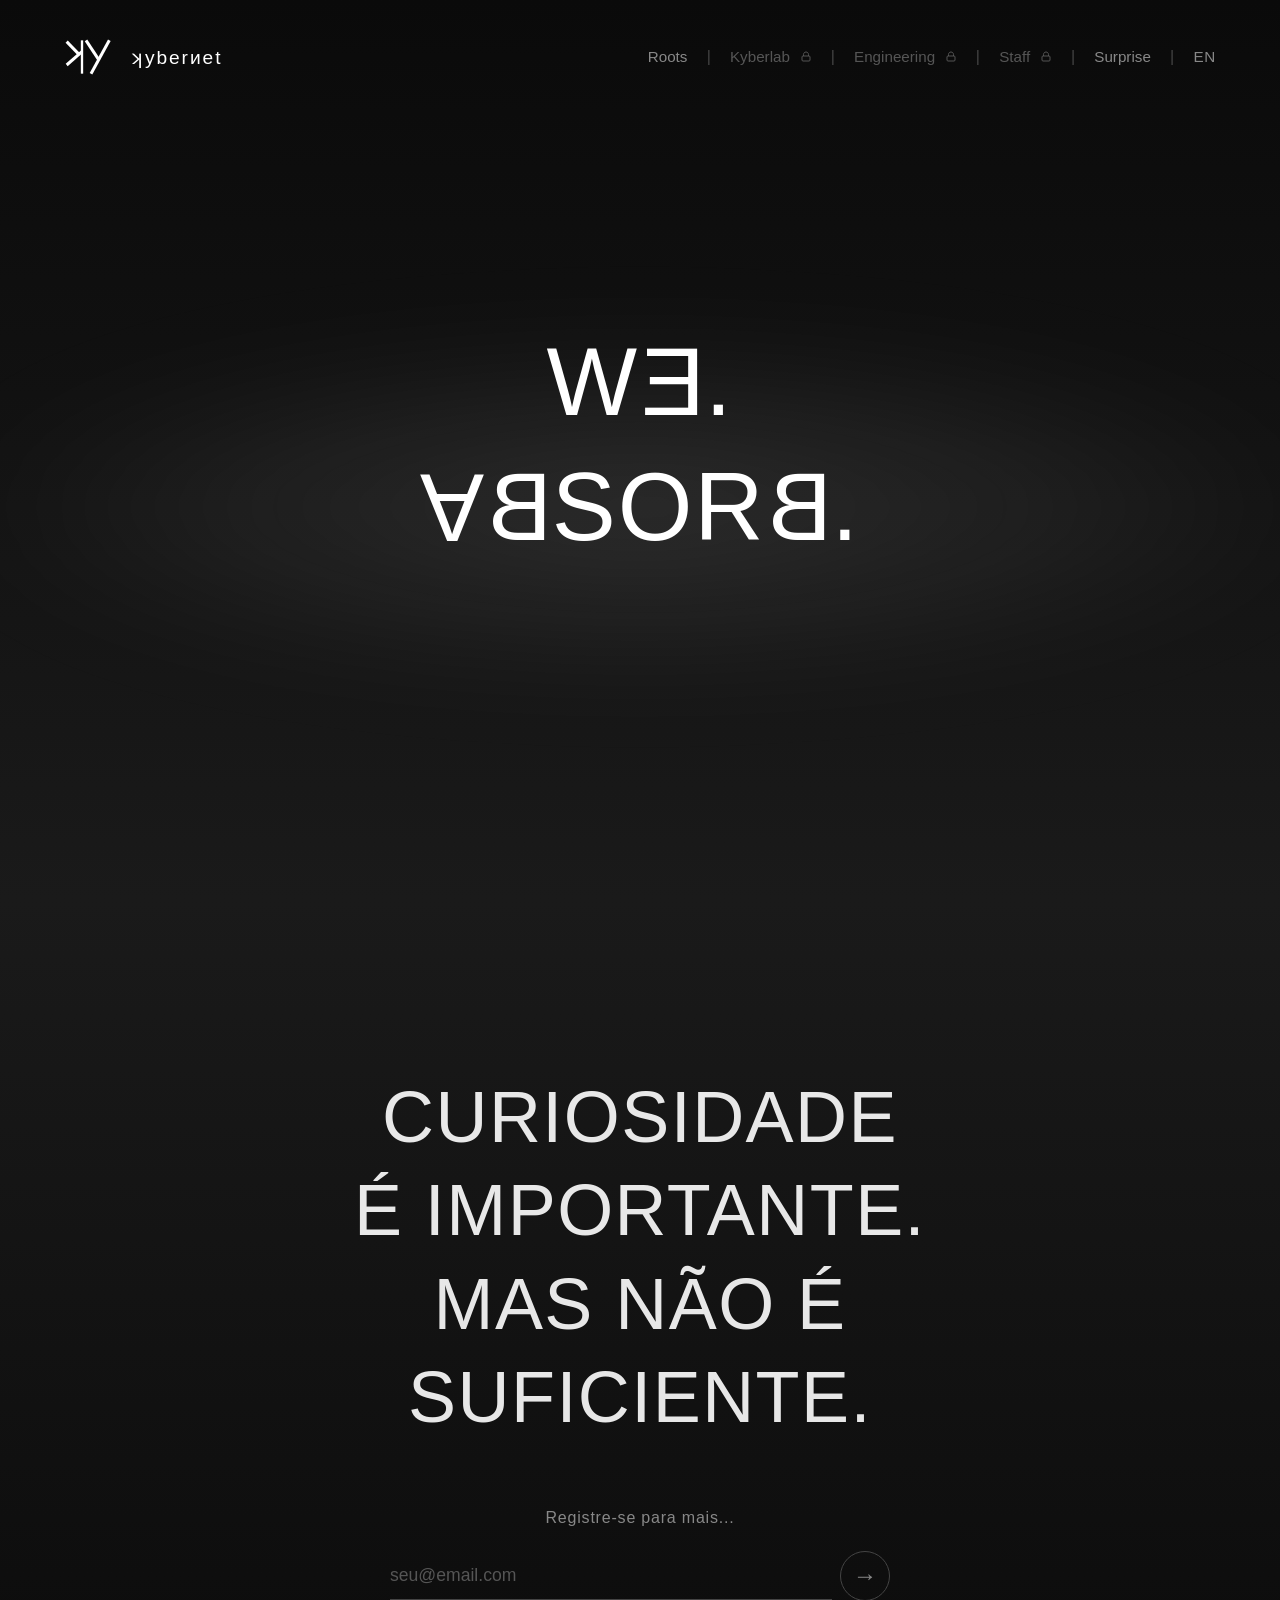
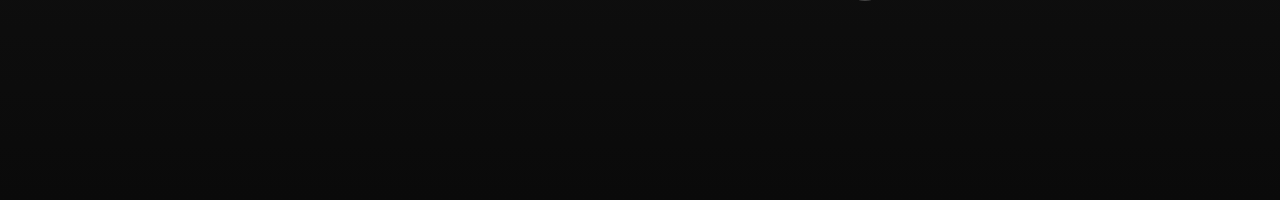
<file: index.html>
<!DOCTYPE html>
<html lang="en">
<head>
    <meta charset="UTF-8">
    <meta name="viewport" content="width=device-width, initial-scale=1.0">
    <title>ʞyberиet — Poetry in Simulation</title>
    <meta name="description" content="Poetry in Simulation">
    <meta property="og:title" content="ʞyberиet — Poetry in Simulation">
    <meta property="og:description" content="Poetry in Simulation">
    <meta property="og:url" content="https://kybernet.net">
    <meta property="og:type" content="website">
    <link rel="icon" type="image/svg+xml" href="assets/svg/favicon.svg">
    <link rel="stylesheet" href="assets/css/base.css">
    <link rel="stylesheet" href="assets/css/nav.css">
    <link rel="stylesheet" href="assets/css/hero.css">
    <link rel="stylesheet" href="assets/css/registration.css">
    <link rel="stylesheet" href="assets/css/overlays.css">
    <link rel="stylesheet" href="assets/css/components.css">
</head>
<body>
    <div class="hero-section">
        <!-- Navigation -->
        <nav>
            <div class="logo-container">
                <svg width="50" height="50" viewBox="0 0 150 150" xmlns="http://www.w3.org/2000/svg">
                    <!-- ʞ -->
                    <line x1="54" y1="25" x2="54" y2="125"
                          stroke="#ffffff" stroke-width="7" stroke-linecap="butt"/>
                    <line x1="54" y1="59" x2="8" y2="99"
                          stroke="#ffffff" stroke-width="9" stroke-linecap="butt"/>
                    <line x1="45" y1="67" x2="8" y2="29"
                          stroke="#ffffff" stroke-width="9" stroke-linecap="butt"/>
                    <!-- y -->
                    <line x1="66" y1="25" x2="104" y2="83"
                          stroke="#ffffff" stroke-width="9" stroke-linecap="butt"/>
                    <line x1="136" y1="25" x2="81" y2="125"
                          stroke="#ffffff" stroke-width="9" stroke-linecap="butt"/>
                </svg>
                <span class="logo-text">ʞyberиet</span>
            </div>
            <ul class="nav-links">
                <li><a href="#roots">Roots</a></li>
                <li class="separator">|</li>
                <li>
                    <a href="#kyberlab" class="locked" tabindex="-1">
                        Kyberlab
                        <svg class="lock-icon" width="12" height="12" viewBox="0 0 12 12" xmlns="http://www.w3.org/2000/svg">
                            <rect x="2" y="5" width="8" height="5" rx="1" fill="none" stroke="currentColor" stroke-width="1"/>
                            <path d="M 3.5 5 V 3.5 C 3.5 2.12 4.62 1 6 1 C 7.38 1 8.5 2.12 8.5 3.5 V 5" fill="none" stroke="currentColor" stroke-width="1"/>
                        </svg>
                    </a>
                </li>
                <li class="separator">|</li>
                <li>
                    <a href="#engineering" class="locked" tabindex="-1">
                        Engineering
                        <svg class="lock-icon" width="12" height="12" viewBox="0 0 12 12" xmlns="http://www.w3.org/2000/svg">
                            <rect x="2" y="5" width="8" height="5" rx="1" fill="none" stroke="currentColor" stroke-width="1"/>
                            <path d="M 3.5 5 V 3.5 C 3.5 2.12 4.62 1 6 1 C 7.38 1 8.5 2.12 8.5 3.5 V 5" fill="none" stroke="currentColor" stroke-width="1"/>
                        </svg>
                    </a>
                </li>
                <li class="separator">|</li>
                <li>
                    <a href="#staff" class="locked" tabindex="-1">
                        Staff
                        <svg class="lock-icon" width="12" height="12" viewBox="0 0 12 12" xmlns="http://www.w3.org/2000/svg">
                            <rect x="2" y="5" width="8" height="5" rx="1" fill="none" stroke="currentColor" stroke-width="1"/>
                            <path d="M 3.5 5 V 3.5 C 3.5 2.12 4.62 1 6 1 C 7.38 1 8.5 2.12 8.5 3.5 V 5" fill="none" stroke="currentColor" stroke-width="1"/>
                        </svg>
                    </a>
                </li>
                <li class="separator">|</li>
                <li><a style="cursor: pointer;" id="surpriseLink">Surprise</a></li>
                <li class="separator">|</li>
                <li><button id="langToggle" class="lang-toggle" data-i18n="lang-toggle">EN</button></li>
            </ul>
        </nav>

        <!-- Hero Content -->
        <div class="hero-content">
            <div class="hero-text-container">
                <div class="hero-text">
                    <div class="word" id="word-we">W<span class="flip-h">E</span>.</div>
                    <div class="word" id="word-absorb"><span class="flip-v">A</span><span class="flip-h">B</span>SOR<span class="flip-h">B</span>.</div>
                    <div class="word" id="word-complexity">COM<span class="flip-h">P</span>L<span class="flip-h">E</span>XITY.</div>
                </div>
            </div>
        </div>

        <!-- Scroll Indicator -->
        <div class="scroll-indicator">
            <svg class="scroll-arrow" width="20" height="60" viewBox="0 0 20 60" xmlns="http://www.w3.org/2000/svg">
                <line x1="10" y1="0" x2="10" y2="50" stroke="#999" stroke-width="1.5"/>
                <polyline points="5,45 10,52 15,45" fill="none" stroke="#999" stroke-width="1.5" stroke-linecap="round" stroke-linejoin="round"/>
            </svg>
            <div class="scroll-text" data-i18n="scroll-text">Scroll down</div>
        </div>

    </div>

    <!-- Second Section - Email Registration -->
    <div class="registration-section" id="register">
        <div class="registration-content">
            <div class="registration-text-container">
                <div class="registration-text">
                    <div class="reg-word" data-i18n="reg-line-1">CURIOSITY</div>
                    <div class="reg-word" data-i18n="reg-line-2">IS IMPORTANT.</div>
                    <div class="reg-word" data-i18n="reg-line-3">BUT IS NOT</div>
                    <div class="reg-word" data-i18n="reg-line-4">ENOUGH.</div>
                </div>
            </div>

            <div class="email-form-container">
                <p class="form-label" data-i18n="form-label">Register for more...</p>
                <form class="email-form">
                    <input
                        type="email"
                        placeholder="your@email.com"
                        data-i18n-placeholder="email-placeholder"
                        required
                        class="email-input"
                    />
                    <button type="submit" class="submit-btn">→</button>
                </form>
                <p class="email-taunt"></p>
            </div>
        </div>
    </div>

    <!-- Surprise Section (hidden by default) -->
    <div class="surprise-section" id="surpriseSection">
        <div class="surprise-content">
            <div class="surprise-image-container">
                <img src="Ducreux1.jpg" class="surprise-image" alt="Surprise"/>
            </div>

            <div class="surprise-text-container">
                <div class="surprise-text">
                    <div class="surprise-word" data-i18n="surprise-line-1">REALLY THOUGHT</div>
                    <div class="surprise-word" data-i18n="surprise-line-2">YOU'D GET A</div>
                    <div class="surprise-word" data-i18n="surprise-line-3">SURPRISE?</div>
                    <div class="surprise-word" data-i18n="surprise-line-4">YOU GOTTA EARN IT.</div>
                </div>
            </div>

            <div class="email-form-container">
                <p class="form-label" data-i18n="surprise-label">Register for more...</p>
                <form class="email-form surprise-form">
                    <input
                        type="email"
                        placeholder="your@email.com"
                        data-i18n-placeholder="email-placeholder"
                        required
                        class="email-input"
                    />
                    <button type="submit" class="submit-btn">→</button>
                </form>
                <p class="email-taunt"></p>
            </div>
        </div>

        <div class="back-link" id="backToHome">
            <svg class="back-arrow" width="60" height="20" viewBox="0 0 60 20" xmlns="http://www.w3.org/2000/svg">
                <line x1="10" y1="10" x2="58" y2="10" stroke="#999" stroke-width="1.5"/>
                <polyline points="15,5 8,10 15,15" fill="none" stroke="#999" stroke-width="1.5" stroke-linecap="round" stroke-linejoin="round"/>
            </svg>
            <span class="back-text" data-i18n="back-home">Back to home</span>
        </div>
    </div>

    <!-- Roots Section (hidden by default) -->
    <div class="roots-section" id="rootsSection">
        <canvas id="automataCanvas"></canvas>

        <div class="roots-back-link" id="backFromRoots">
            <svg class="back-arrow" width="60" height="20" viewBox="0 0 60 20" xmlns="http://www.w3.org/2000/svg">
                <line x1="10" y1="10" x2="58" y2="10" stroke="#999" stroke-width="1.5"/>
                <polyline points="15,5 8,10 15,15" fill="none" stroke="#999" stroke-width="1.5" stroke-linecap="round" stroke-linejoin="round"/>
            </svg>
            <span class="back-text" data-i18n="back-home">Back to home</span>
        </div>
    </div>

    <script src="assets/js/i18n.js"></script>
    <script src="assets/js/automata.js"></script>
    <script src="assets/js/overlays.js"></script>
    <script src="assets/js/main.js"></script>
</body>
</html>
</file>
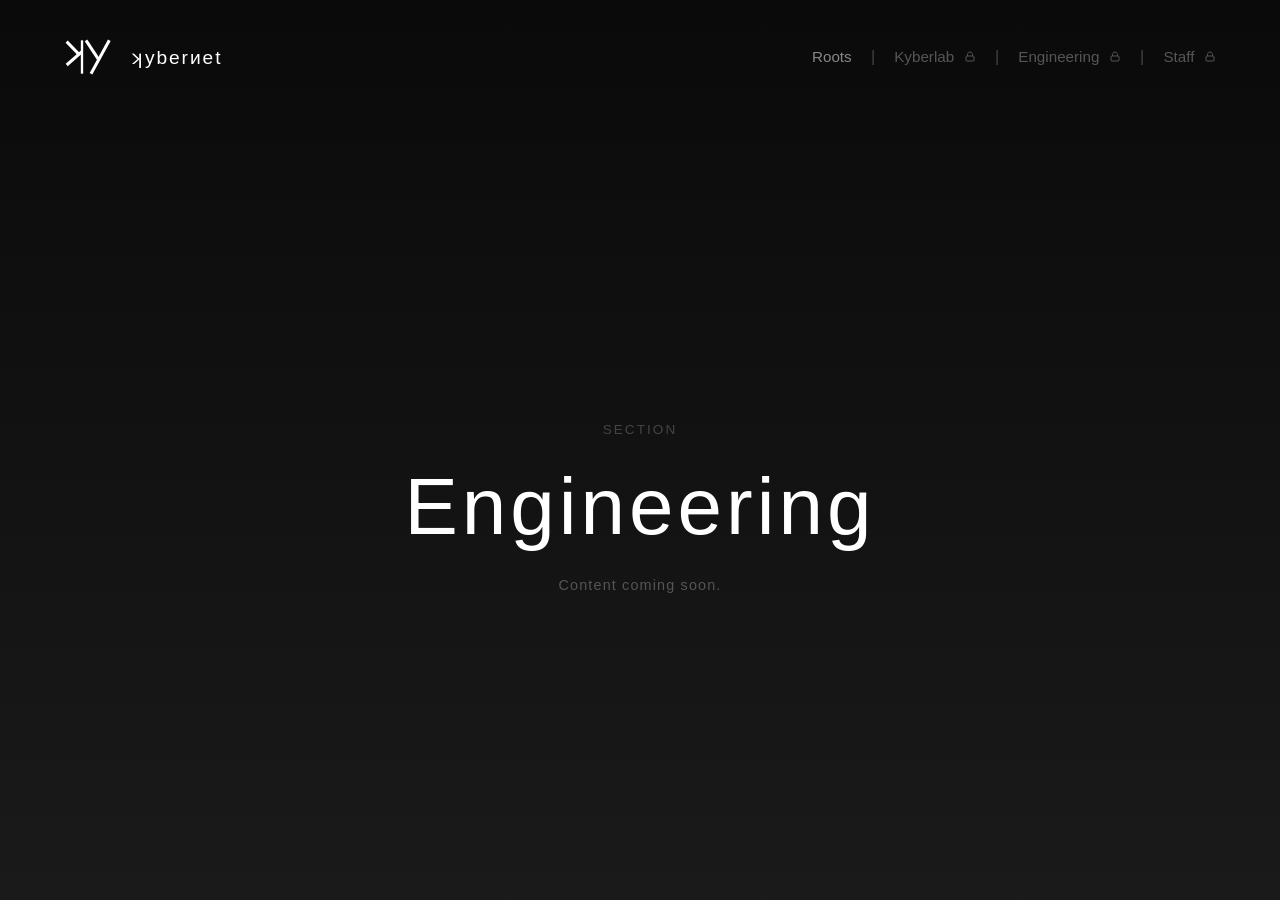
<file: engineering/index.html>
<!DOCTYPE html>
<html lang="en">
<head>
    <meta charset="UTF-8">
    <meta name="viewport" content="width=device-width, initial-scale=1.0">
    <title>ʞyberиet — Engineering</title>
    <meta name="description" content="Poetry in Simulation">
    <meta property="og:title" content="ʞyberиet — Engineering">
    <meta property="og:description" content="Poetry in Simulation">
    <meta property="og:url" content="https://kybernet.net/engineering/">
    <meta property="og:type" content="website">
    <link rel="icon" type="image/svg+xml" href="../assets/svg/favicon.svg">
    <link rel="stylesheet" href="../assets/css/base.css">
    <link rel="stylesheet" href="../assets/css/nav.css">
    <link rel="stylesheet" href="../assets/css/components.css">
    <style>
        .page-section {
            min-height: 100vh;
            display: flex;
            flex-direction: column;
            background: linear-gradient(180deg, #0a0a0a 0%, #1a1a1a 100%);
        }
        .page-content {
            flex: 1;
            display: flex;
            flex-direction: column;
            justify-content: center;
            align-items: center;
            gap: 1.5rem;
            padding: 4rem 2rem;
            text-align: center;
        }
        .page-label {
            font-size: 0.85rem;
            letter-spacing: 0.15em;
            color: #444;
            text-transform: uppercase;
        }
        .page-title {
            font-family: 'Arial', sans-serif;
            font-size: clamp(2rem, 8vw, 5rem);
            font-weight: 300;
            color: #ffffff;
            letter-spacing: 0.05em;
        }
        .page-status {
            font-size: 0.9rem;
            color: #555;
            letter-spacing: 0.08em;
        }
    </style>
</head>
<body>
    <div class="page-section">
        <nav>
            <div class="logo-container">
                <a href="/" style="display:flex;align-items:center;gap:1rem;text-decoration:none;">
                    <svg width="50" height="50" viewBox="0 0 150 150" xmlns="http://www.w3.org/2000/svg">
                        <line x1="54" y1="25" x2="54" y2="125" stroke="#ffffff" stroke-width="7" stroke-linecap="butt"/>
                        <line x1="54" y1="59" x2="8"  y2="99"  stroke="#ffffff" stroke-width="9" stroke-linecap="butt"/>
                        <line x1="45" y1="67" x2="8"  y2="29"  stroke="#ffffff" stroke-width="9" stroke-linecap="butt"/>
                        <line x1="66"  y1="25" x2="104" y2="83"  stroke="#ffffff" stroke-width="9" stroke-linecap="butt"/>
                        <line x1="136" y1="25" x2="81"  y2="125" stroke="#ffffff" stroke-width="9" stroke-linecap="butt"/>
                    </svg>
                    <span class="logo-text">ʞyberиet</span>
                </a>
            </div>
            <ul class="nav-links">
                <li><a href="/#roots">Roots</a></li>
                <li class="separator">|</li>
                <li><a href="/kyberlab/" class="locked" tabindex="-1">Kyberlab
                    <svg class="lock-icon" width="12" height="12" viewBox="0 0 12 12" xmlns="http://www.w3.org/2000/svg">
                        <rect x="2" y="5" width="8" height="5" rx="1" fill="none" stroke="currentColor" stroke-width="1"/>
                        <path d="M 3.5 5 V 3.5 C 3.5 2.12 4.62 1 6 1 C 7.38 1 8.5 2.12 8.5 3.5 V 5" fill="none" stroke="currentColor" stroke-width="1"/>
                    </svg>
                </a></li>
                <li class="separator">|</li>
                <li><a href="/engineering/" class="locked" tabindex="-1">Engineering
                    <svg class="lock-icon" width="12" height="12" viewBox="0 0 12 12" xmlns="http://www.w3.org/2000/svg">
                        <rect x="2" y="5" width="8" height="5" rx="1" fill="none" stroke="currentColor" stroke-width="1"/>
                        <path d="M 3.5 5 V 3.5 C 3.5 2.12 4.62 1 6 1 C 7.38 1 8.5 2.12 8.5 3.5 V 5" fill="none" stroke="currentColor" stroke-width="1"/>
                    </svg>
                </a></li>
                <li class="separator">|</li>
                <li><a href="/staff/" class="locked" tabindex="-1">Staff
                    <svg class="lock-icon" width="12" height="12" viewBox="0 0 12 12" xmlns="http://www.w3.org/2000/svg">
                        <rect x="2" y="5" width="8" height="5" rx="1" fill="none" stroke="currentColor" stroke-width="1"/>
                        <path d="M 3.5 5 V 3.5 C 3.5 2.12 4.62 1 6 1 C 7.38 1 8.5 2.12 8.5 3.5 V 5" fill="none" stroke="currentColor" stroke-width="1"/>
                    </svg>
                </a></li>
            </ul>
        </nav>
        <div class="page-content">
            <p class="page-label">Section</p>
            <h1 class="page-title">Engineering</h1>
            <p class="page-status">Content coming soon.</p>
        </div>
    </div>
</body>
</html>
</file>
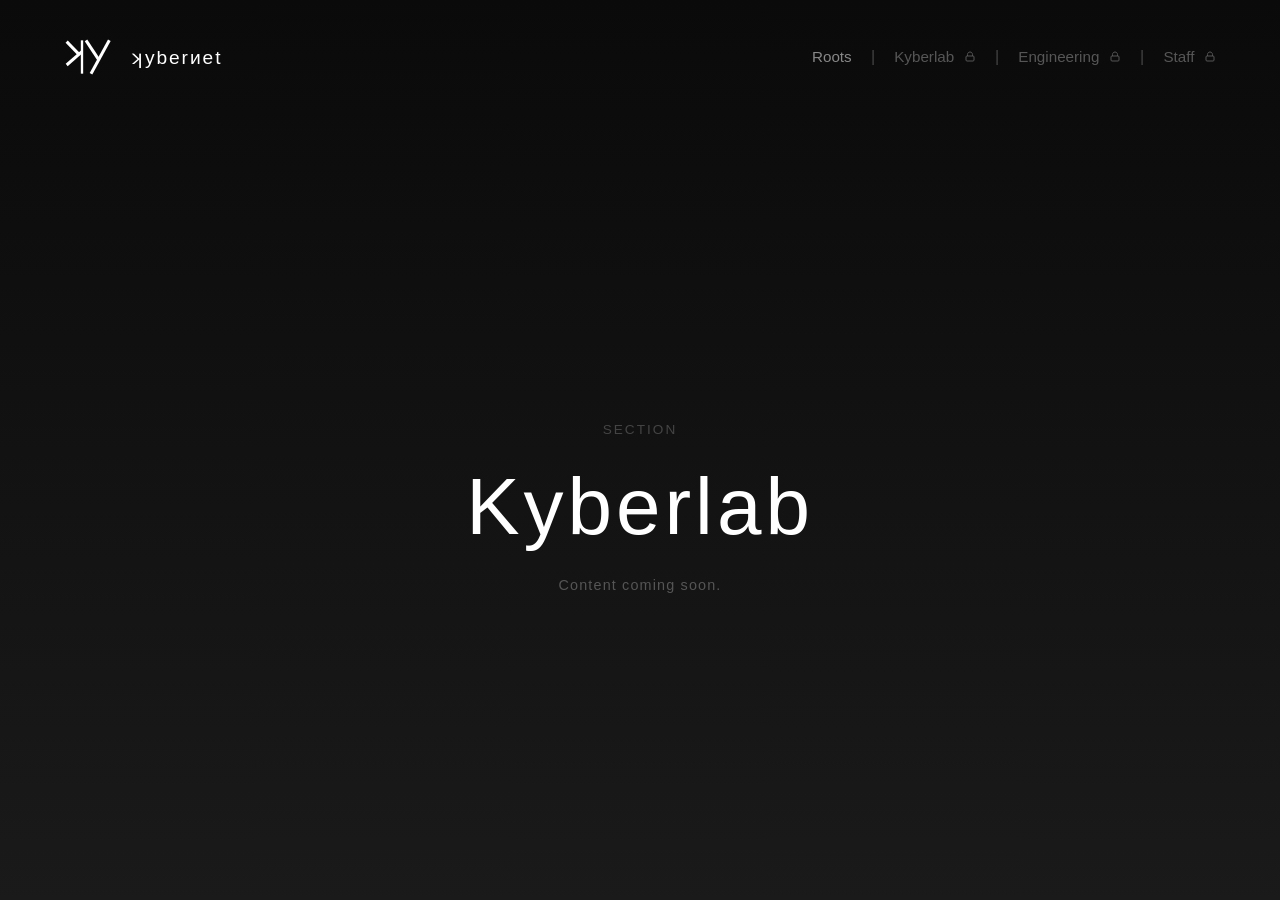
<file: kyberlab/index.html>
<!DOCTYPE html>
<html lang="en">
<head>
    <meta charset="UTF-8">
    <meta name="viewport" content="width=device-width, initial-scale=1.0">
    <title>ʞyberиet — Kyberlab</title>
    <meta name="description" content="Poetry in Simulation">
    <meta property="og:title" content="ʞyberиet — Kyberlab">
    <meta property="og:description" content="Poetry in Simulation">
    <meta property="og:url" content="https://kybernet.net/kyberlab/">
    <meta property="og:type" content="website">
    <link rel="icon" type="image/svg+xml" href="../assets/svg/favicon.svg">
    <link rel="stylesheet" href="../assets/css/base.css">
    <link rel="stylesheet" href="../assets/css/nav.css">
    <link rel="stylesheet" href="../assets/css/components.css">
    <style>
        .page-section {
            min-height: 100vh;
            display: flex;
            flex-direction: column;
            background: linear-gradient(180deg, #0a0a0a 0%, #1a1a1a 100%);
        }
        .page-content {
            flex: 1;
            display: flex;
            flex-direction: column;
            justify-content: center;
            align-items: center;
            gap: 1.5rem;
            padding: 4rem 2rem;
            text-align: center;
        }
        .page-label {
            font-size: 0.85rem;
            letter-spacing: 0.15em;
            color: #444;
            text-transform: uppercase;
        }
        .page-title {
            font-family: 'Arial', sans-serif;
            font-size: clamp(2rem, 8vw, 5rem);
            font-weight: 300;
            color: #ffffff;
            letter-spacing: 0.05em;
        }
        .page-status {
            font-size: 0.9rem;
            color: #555;
            letter-spacing: 0.08em;
        }
    </style>
</head>
<body>
    <div class="page-section">
        <nav>
            <div class="logo-container">
                <a href="/" style="display:flex;align-items:center;gap:1rem;text-decoration:none;">
                    <svg width="50" height="50" viewBox="0 0 150 150" xmlns="http://www.w3.org/2000/svg">
                        <line x1="54" y1="25" x2="54" y2="125" stroke="#ffffff" stroke-width="7" stroke-linecap="butt"/>
                        <line x1="54" y1="59" x2="8"  y2="99"  stroke="#ffffff" stroke-width="9" stroke-linecap="butt"/>
                        <line x1="45" y1="67" x2="8"  y2="29"  stroke="#ffffff" stroke-width="9" stroke-linecap="butt"/>
                        <line x1="66"  y1="25" x2="104" y2="83"  stroke="#ffffff" stroke-width="9" stroke-linecap="butt"/>
                        <line x1="136" y1="25" x2="81"  y2="125" stroke="#ffffff" stroke-width="9" stroke-linecap="butt"/>
                    </svg>
                    <span class="logo-text">ʞyberиet</span>
                </a>
            </div>
            <ul class="nav-links">
                <li><a href="/#roots">Roots</a></li>
                <li class="separator">|</li>
                <li><a href="/kyberlab/" class="locked" tabindex="-1">Kyberlab
                    <svg class="lock-icon" width="12" height="12" viewBox="0 0 12 12" xmlns="http://www.w3.org/2000/svg">
                        <rect x="2" y="5" width="8" height="5" rx="1" fill="none" stroke="currentColor" stroke-width="1"/>
                        <path d="M 3.5 5 V 3.5 C 3.5 2.12 4.62 1 6 1 C 7.38 1 8.5 2.12 8.5 3.5 V 5" fill="none" stroke="currentColor" stroke-width="1"/>
                    </svg>
                </a></li>
                <li class="separator">|</li>
                <li><a href="/engineering/" class="locked" tabindex="-1">Engineering
                    <svg class="lock-icon" width="12" height="12" viewBox="0 0 12 12" xmlns="http://www.w3.org/2000/svg">
                        <rect x="2" y="5" width="8" height="5" rx="1" fill="none" stroke="currentColor" stroke-width="1"/>
                        <path d="M 3.5 5 V 3.5 C 3.5 2.12 4.62 1 6 1 C 7.38 1 8.5 2.12 8.5 3.5 V 5" fill="none" stroke="currentColor" stroke-width="1"/>
                    </svg>
                </a></li>
                <li class="separator">|</li>
                <li><a href="/staff/" class="locked" tabindex="-1">Staff
                    <svg class="lock-icon" width="12" height="12" viewBox="0 0 12 12" xmlns="http://www.w3.org/2000/svg">
                        <rect x="2" y="5" width="8" height="5" rx="1" fill="none" stroke="currentColor" stroke-width="1"/>
                        <path d="M 3.5 5 V 3.5 C 3.5 2.12 4.62 1 6 1 C 7.38 1 8.5 2.12 8.5 3.5 V 5" fill="none" stroke="currentColor" stroke-width="1"/>
                    </svg>
                </a></li>
            </ul>
        </nav>
        <div class="page-content">
            <p class="page-label">Section</p>
            <h1 class="page-title">Kyberlab</h1>
            <p class="page-status">Content coming soon.</p>
        </div>
    </div>
</body>
</html>
</file>
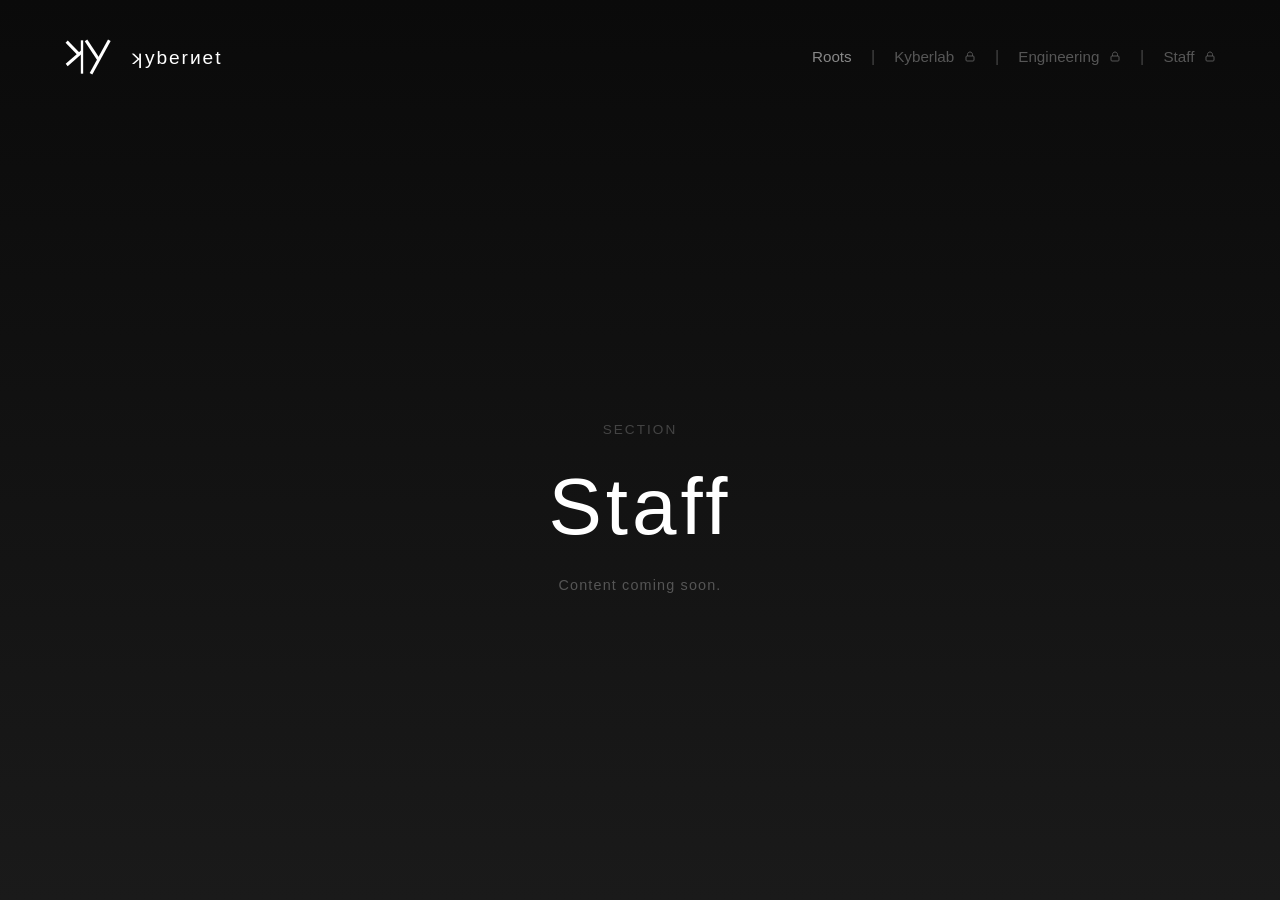
<file: staff/index.html>
<!DOCTYPE html>
<html lang="en">
<head>
    <meta charset="UTF-8">
    <meta name="viewport" content="width=device-width, initial-scale=1.0">
    <title>ʞyberиet — Staff</title>
    <meta name="description" content="Poetry in Simulation">
    <meta property="og:title" content="ʞyberиet — Staff">
    <meta property="og:description" content="Poetry in Simulation">
    <meta property="og:url" content="https://kybernet.net/staff/">
    <meta property="og:type" content="website">
    <link rel="icon" type="image/svg+xml" href="../assets/svg/favicon.svg">
    <link rel="stylesheet" href="../assets/css/base.css">
    <link rel="stylesheet" href="../assets/css/nav.css">
    <link rel="stylesheet" href="../assets/css/components.css">
    <style>
        .page-section {
            min-height: 100vh;
            display: flex;
            flex-direction: column;
            background: linear-gradient(180deg, #0a0a0a 0%, #1a1a1a 100%);
        }
        .page-content {
            flex: 1;
            display: flex;
            flex-direction: column;
            justify-content: center;
            align-items: center;
            gap: 1.5rem;
            padding: 4rem 2rem;
            text-align: center;
        }
        .page-label {
            font-size: 0.85rem;
            letter-spacing: 0.15em;
            color: #444;
            text-transform: uppercase;
        }
        .page-title {
            font-family: 'Arial', sans-serif;
            font-size: clamp(2rem, 8vw, 5rem);
            font-weight: 300;
            color: #ffffff;
            letter-spacing: 0.05em;
        }
        .page-status {
            font-size: 0.9rem;
            color: #555;
            letter-spacing: 0.08em;
        }
    </style>
</head>
<body>
    <div class="page-section">
        <nav>
            <div class="logo-container">
                <a href="/" style="display:flex;align-items:center;gap:1rem;text-decoration:none;">
                    <svg width="50" height="50" viewBox="0 0 150 150" xmlns="http://www.w3.org/2000/svg">
                        <line x1="54" y1="25" x2="54" y2="125" stroke="#ffffff" stroke-width="7" stroke-linecap="butt"/>
                        <line x1="54" y1="59" x2="8"  y2="99"  stroke="#ffffff" stroke-width="9" stroke-linecap="butt"/>
                        <line x1="45" y1="67" x2="8"  y2="29"  stroke="#ffffff" stroke-width="9" stroke-linecap="butt"/>
                        <line x1="66"  y1="25" x2="104" y2="83"  stroke="#ffffff" stroke-width="9" stroke-linecap="butt"/>
                        <line x1="136" y1="25" x2="81"  y2="125" stroke="#ffffff" stroke-width="9" stroke-linecap="butt"/>
                    </svg>
                    <span class="logo-text">ʞyberиet</span>
                </a>
            </div>
            <ul class="nav-links">
                <li><a href="/#roots">Roots</a></li>
                <li class="separator">|</li>
                <li><a href="/kyberlab/" class="locked" tabindex="-1">Kyberlab
                    <svg class="lock-icon" width="12" height="12" viewBox="0 0 12 12" xmlns="http://www.w3.org/2000/svg">
                        <rect x="2" y="5" width="8" height="5" rx="1" fill="none" stroke="currentColor" stroke-width="1"/>
                        <path d="M 3.5 5 V 3.5 C 3.5 2.12 4.62 1 6 1 C 7.38 1 8.5 2.12 8.5 3.5 V 5" fill="none" stroke="currentColor" stroke-width="1"/>
                    </svg>
                </a></li>
                <li class="separator">|</li>
                <li><a href="/engineering/" class="locked" tabindex="-1">Engineering
                    <svg class="lock-icon" width="12" height="12" viewBox="0 0 12 12" xmlns="http://www.w3.org/2000/svg">
                        <rect x="2" y="5" width="8" height="5" rx="1" fill="none" stroke="currentColor" stroke-width="1"/>
                        <path d="M 3.5 5 V 3.5 C 3.5 2.12 4.62 1 6 1 C 7.38 1 8.5 2.12 8.5 3.5 V 5" fill="none" stroke="currentColor" stroke-width="1"/>
                    </svg>
                </a></li>
                <li class="separator">|</li>
                <li><a href="/staff/" class="locked" tabindex="-1">Staff
                    <svg class="lock-icon" width="12" height="12" viewBox="0 0 12 12" xmlns="http://www.w3.org/2000/svg">
                        <rect x="2" y="5" width="8" height="5" rx="1" fill="none" stroke="currentColor" stroke-width="1"/>
                        <path d="M 3.5 5 V 3.5 C 3.5 2.12 4.62 1 6 1 C 7.38 1 8.5 2.12 8.5 3.5 V 5" fill="none" stroke="currentColor" stroke-width="1"/>
                    </svg>
                </a></li>
            </ul>
        </nav>
        <div class="page-content">
            <p class="page-label">Section</p>
            <h1 class="page-title">Staff</h1>
            <p class="page-status">Content coming soon.</p>
        </div>
    </div>
</body>
</html>
</file>
<file: assets/css/base.css>
* {
    margin: 0;
    padding: 0;
    box-sizing: border-box;
}

body {
    font-family: -apple-system, BlinkMacSystemFont, 'Segoe UI', sans-serif;
    background: #0a0a0a;
    color: #ffffff;
    overflow-x: hidden;
}

@keyframes shake {
    0%, 100% { transform: translateX(0); }
    15%       { transform: translateX(-10px); }
    30%       { transform: translateX(10px); }
    45%       { transform: translateX(-8px); }
    60%       { transform: translateX(8px); }
    75%       { transform: translateX(-4px); }
    90%       { transform: translateX(4px); }
}

body.shake {
    animation: shake 0.7s ease-in-out;
}

@media (prefers-reduced-motion: reduce) {
    body.shake {
        animation: none;
    }
}
</file>
<file: assets/css/nav.css>
nav {
    display: flex;
    justify-content: space-between;
    align-items: center;
    padding: 2rem 4rem;
    position: relative;
    z-index: 100;
}

.logo-container {
    display: flex;
    align-items: center;
    gap: 1rem;
}

.logo-container svg {
    display: block;
}

.logo-text {
    font-size: 1.2rem;
    letter-spacing: 0.1em;
    color: #ffffff;
}

.nav-links {
    display: flex;
    gap: 1rem;
    list-style: none;
    align-items: center;
}

.nav-links .separator {
    color: #444;
    user-select: none;
    margin: 0 0.2rem;
}

.nav-links a {
    color: #888;
    text-decoration: none;
    font-size: 0.95rem;
    transition: color 0.3s;
    white-space: nowrap;
    display: inline-flex;
    align-items: center;
    gap: 0.4rem;
}

.nav-links a:hover {
    color: #ffffff;
}

.nav-links a.locked {
    cursor: not-allowed;
    opacity: 0.6;
}

.lock-icon {
    display: inline-block;
    vertical-align: middle;
    margin-left: 0.2rem;
}

/* Language toggle */
.lang-toggle {
    background: transparent;
    border: none;
    color: #888;
    font-size: 0.95rem;
    font-family: inherit;
    cursor: pointer;
    padding: 0;
    transition: color 0.3s;
    letter-spacing: 0.05em;
}

.lang-toggle:hover {
    color: #ffffff;
}

@media (max-width: 768px) {
    nav {
        padding: 1.5rem 2rem;
        flex-direction: column;
        gap: 1.5rem;
    }

    .nav-links {
        gap: 0.6rem 1rem;
        font-size: 0.85rem;
        flex-wrap: wrap;
        justify-content: center;
    }
}

@media (max-width: 480px) {
    nav {
        padding: 1.25rem 1rem;
    }

    .nav-links {
        gap: 0.5rem 0.75rem;
        font-size: 0.8rem;
    }

    .nav-links .separator {
        display: none;
    }
}
</file>
<file: assets/css/hero.css>
.hero-section {
    min-height: 100vh;
    display: flex;
    flex-direction: column;
    position: relative;
    background: linear-gradient(180deg, #0a0a0a 0%, #1a1a1a 100%);
}

.hero-content {
    flex: 1;
    display: flex;
    flex-direction: column;
    justify-content: center;
    align-items: center;
    padding: 4rem 2rem;
}

.hero-text-container {
    width: 100%;
    max-width: 1200px;
    display: flex;
    justify-content: center;
    align-items: center;
    position: relative;
}

/* Fog/Glow effect behind text */
.hero-text-container::before {
    content: '';
    position: absolute;
    top: 50%;
    left: 50%;
    transform: translate(-50%, -50%);
    width: 120%;
    height: 90%;
    background: radial-gradient(ellipse, rgba(255,255,255,0.12) 0%, rgba(255,255,255,0.06) 40%, transparent 70%);
    filter: blur(60px);
    z-index: 0;
    pointer-events: none;
}

.hero-text {
    font-family: 'Arial', sans-serif;
    font-size: clamp(2rem, 8vw, 6rem);
    font-weight: 300;
    line-height: 1.3;
    text-align: center;
    letter-spacing: 0.02em;
    color: #ffffff;
    position: relative;
}

.hero-text::before {
    content: attr(data-text);
    position: absolute;
    top: 0;
    left: 0;
    right: 0;
    z-index: -1;
    filter: blur(60px);
    opacity: 0.4;
    color: #ffffff;
}

/* Word animations */
.word {
    display: block;
    opacity: 0;
    transform: translateY(30px);
    position: relative;
    z-index: 1;
}

.word.animate {
    animation: fadeInUp 1.2s cubic-bezier(0.4, 0, 0.2, 1) forwards;
}

@keyframes fadeInUp {
    to {
        opacity: 1;
        transform: translateY(0);
    }
}

/* Character transformations */
.flip-v {
    display: inline-block;
    transform: scaleY(-1);
}

.flip-h {
    display: inline-block;
    transform: scaleX(-1);
}

.rotate-180 {
    display: inline-block;
    transform: rotate(180deg);
}

/* Scroll Indicator */
.scroll-indicator {
    position: absolute;
    bottom: 3rem;
    left: 50%;
    transform: translateX(-50%);
    display: flex;
    flex-direction: column;
    align-items: center;
    gap: 1rem;
    color: #999;
    opacity: 0;
    transition: opacity 0.6s ease;
    cursor: pointer;
}

.scroll-indicator.visible {
    opacity: 1;
}

.scroll-indicator:hover .scroll-arrow {
    stroke: #ffffff;
}

.scroll-indicator:hover .scroll-text {
    color: #ffffff;
}

.scroll-arrow {
    display: block;
}

.scroll-text {
    font-size: 0.9rem;
    letter-spacing: 0.05em;
}

@media (max-width: 768px) {
    .hero-text {
        font-size: clamp(1.5rem, 7vw, 4rem);
    }

    .hero-content {
        padding: 2rem 1.5rem;
    }

    .scroll-indicator {
        bottom: 1.5rem;
    }
}

@media (max-width: 480px) {
    .hero-text {
        font-size: clamp(1.2rem, 10vw, 3rem);
    }
}

@media (prefers-reduced-motion: reduce) {
    .word {
        opacity: 1;
        transform: none;
    }

    .word.animate {
        animation: none;
    }

    .scroll-indicator {
        opacity: 1;
        transition: none;
    }
}
</file>
<file: assets/css/registration.css>
.registration-section {
    min-height: 100vh;
    display: flex;
    flex-direction: column;
    justify-content: center;
    align-items: center;
    padding: 4rem 2rem;
    background: linear-gradient(180deg, #1a1a1a 0%, #0a0a0a 100%);
    position: relative;
}

.registration-content {
    width: 100%;
    max-width: 800px;
    display: flex;
    flex-direction: column;
    align-items: center;
    gap: 4rem;
}

.registration-text-container {
    width: 100%;
}

.registration-text {
    font-family: 'Arial', sans-serif;
    font-size: clamp(1.8rem, 6vw, 4.5rem);
    font-weight: 300;
    line-height: 1.3;
    text-align: center;
    letter-spacing: 0.02em;
    color: #ffffff;
}

.reg-word {
    display: block;
    opacity: 0.9;
}
</file>
<file: assets/css/overlays.css>
/* ── Shared overlay base ── */
.surprise-section,
.roots-section {
    position: fixed;
    top: 0;
    left: 0;
    width: 100%;
    height: 100vh;
    z-index: 1000;
    opacity: 0;
    visibility: hidden;
    transition: opacity 0.5s ease, visibility 0.5s ease;
}

.surprise-section.active,
.roots-section.active {
    opacity: 1;
    visibility: visible;
}

/* ── Surprise Section ── */
.surprise-section {
    background: linear-gradient(180deg, #0a0a0a 0%, #1a1a1a 100%);
    padding: 3rem;
    overflow-y: auto;
}

.surprise-content {
    width: 100%;
    max-width: 800px;
    margin: 0 auto;
    display: flex;
    flex-direction: column;
    align-items: center;
    gap: 3rem;
    padding-bottom: 8rem;
}

.surprise-image-container {
    width: 300px;
    height: 300px;
    border-radius: 50%;
    overflow: hidden;
    border: 3px solid #333;
    box-shadow: 0 0 40px rgba(255,255,255,0.1);
    flex-shrink: 0;
}

.surprise-image {
    width: 100%;
    height: 100%;
    object-fit: cover;
    object-position: center 15%;
}

.surprise-text-container {
    width: 100%;
}

.surprise-text {
    font-family: 'Arial', sans-serif;
    font-size: clamp(1.5rem, 5vw, 3.5rem);
    font-weight: 300;
    line-height: 1.3;
    text-align: center;
    letter-spacing: 0.02em;
    color: #ffffff;
}

.surprise-word {
    display: block;
    opacity: 0.9;
}

/* ── Roots Section ── */
.roots-section {
    background: #000000;
}

#automataCanvas {
    width: 100%;
    height: 100%;
    display: block;
}

.roots-back-link {
    position: fixed;
    top: 3rem;
    left: 3rem;
    z-index: 1001;
    display: flex;
    align-items: center;
    gap: 1rem;
    cursor: pointer;
}

.roots-back-link:hover .back-arrow {
    stroke: #ffffff;
}

.roots-back-link:hover .back-text {
    color: #ffffff;
}
</file>
<file: assets/css/components.css>
/* ── Email Form ── */
.email-form-container {
    width: 100%;
    max-width: 500px;
    text-align: center;
}

.form-label {
    font-size: 1rem;
    color: #888;
    margin-bottom: 1.5rem;
    letter-spacing: 0.05em;
}

.email-form {
    display: flex;
    gap: 0.5rem;
    align-items: center;
}

.email-input {
    flex: 1;
    background: transparent;
    border: none;
    border-bottom: 1px solid #444;
    color: #ffffff;
    font-size: 1.1rem;
    padding: 0.8rem 0;
    outline: none;
    transition: border-color 0.3s;
}

.email-input::placeholder {
    color: #555;
}

.email-input:focus {
    border-bottom-color: #888;
}

.submit-btn {
    background: transparent;
    border: 1px solid #444;
    color: #888;
    font-size: 1.5rem;
    width: 50px;
    height: 50px;
    border-radius: 50%;
    cursor: pointer;
    transition: all 0.3s;
    display: flex;
    align-items: center;
    justify-content: center;
}

.submit-btn:hover {
    border-color: #ffffff;
    color: #ffffff;
    transform: translateX(3px);
}

.submit-btn.submit-error {
    border-color: #cc2222;
    color: #cc2222;
    transform: none;
    transition: border-color 0.1s, color 0.1s;
}

/* ── Email Taunt ── */
.email-taunt {
    min-height: 1.2em;
    margin-top: 0.75rem;
    font-size: 0.85rem;
    letter-spacing: 0.04em;
    color: #cc2222;
}

/* ── Back Link (shared by Surprise and Roots) ── */
.back-link {
    position: fixed;
    top: 3rem;
    left: 3rem;
    z-index: 1001;
    display: flex;
    align-items: center;
    gap: 1rem;
    cursor: pointer;
}

.back-link:hover .back-arrow {
    stroke: #ffffff;
}

.back-link:hover .back-text {
    color: #ffffff;
}

.back-arrow {
    display: block;
}

.back-text {
    color: #888;
    font-size: 0.9rem;
    letter-spacing: 0.05em;
    transition: color 0.3s;
}
</file>
